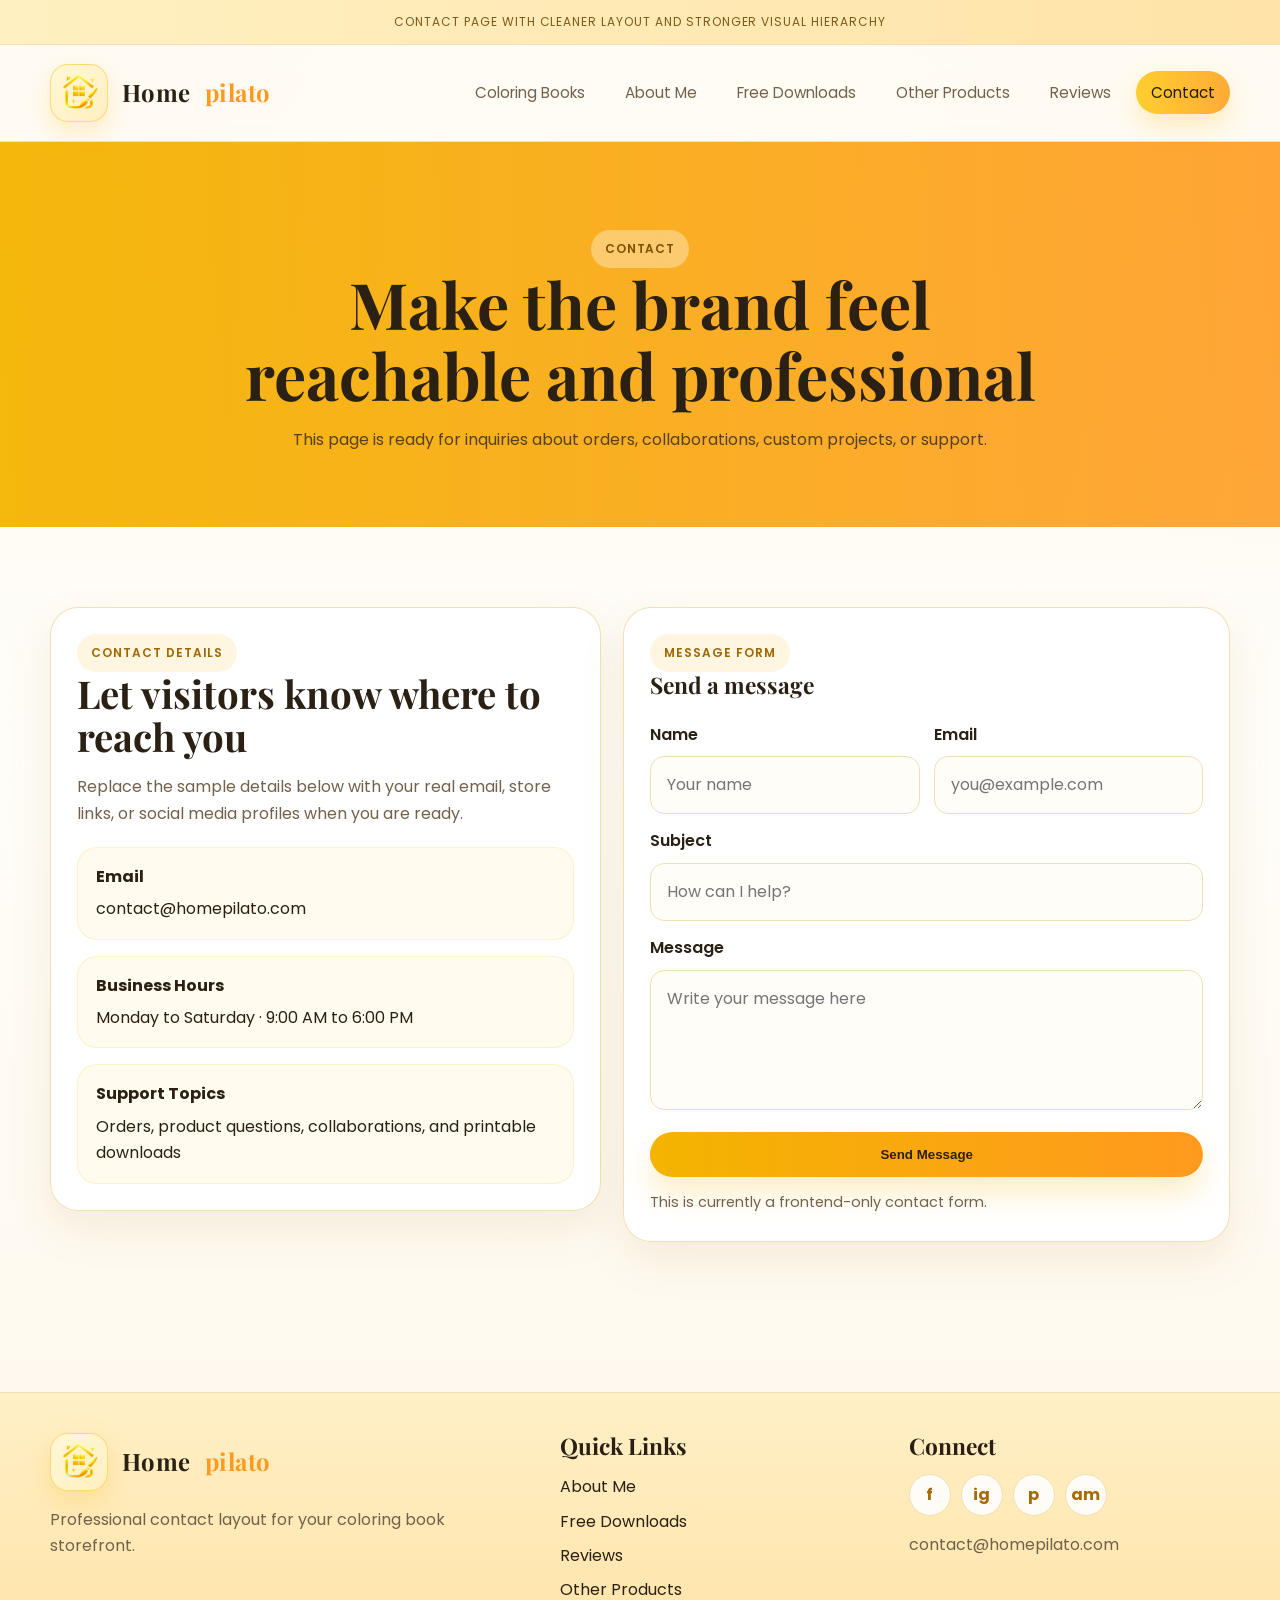
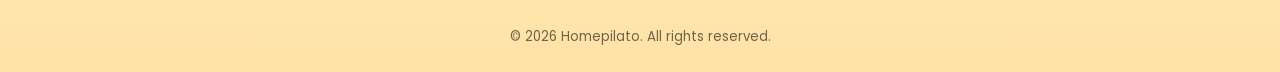
<file: scrouce-web/contact.html>
<!DOCTYPE html>
<html lang="en">
<head>
  <meta charset="UTF-8">
  <meta name="viewport" content="width=device-width, initial-scale=1.0">
  <title>Homepilato | Contact</title>
  <link rel="preconnect" href="https://fonts.googleapis.com">
  <link rel="preconnect" href="https://fonts.gstatic.com" crossorigin>
  <link href="https://fonts.googleapis.com/css2?family=Playfair+Display:wght@600;700&family=Poppins:wght@300;400;500;600;700&display=swap" rel="stylesheet">
  <link rel="stylesheet" href="style.css">
</head>
<body>
  <div class="topbar">Contact page with cleaner layout and stronger visual hierarchy</div>
  <nav class="navbar"><div class="container nav-inner"><a href="index.html" class="logo"><div class="logo-badge">Logo</div>Home<span>pilato</span></a><ul class="nav-links"><li><a href="index.html">Coloring Books</a></li><li><a href="about.html">About Me</a></li><li><a href="downloads.html">Free Downloads</a></li><li><a href="products.html">Other Products</a></li><li><a href="reviews.html">Reviews</a></li><li><a href="contact.html" class="btn-nav active">Contact</a></li></ul></div></nav>
  <section class="page-hero"><div class="container page-title"><div class="eyebrow">Contact</div><h1>Make the brand feel reachable and professional</h1><p>This page is ready for inquiries about orders, collaborations, custom projects, or support.</p></div></section>

  <section class="section">
    <div class="container contact-grid">
      <div class="contact-card">
        <div class="eyebrow">Contact Details</div>
        <h2>Let visitors know where to reach you</h2>
        <p>Replace the sample details below with your real email, store links, or social media profiles when you are ready.</p>
        <div class="contact-list">
          <div class="contact-item"><strong>Email</strong>contact@homepilato.com</div>
          <div class="contact-item"><strong>Business Hours</strong>Monday to Saturday · 9:00 AM to 6:00 PM</div>
          <div class="contact-item"><strong>Support Topics</strong>Orders, product questions, collaborations, and printable downloads</div>
        </div>
      </div>
      <div class="form-card" style="margin:0; max-width:none; text-align:left;">
        <div class="eyebrow">Message Form</div>
        <h3>Send a message</h3>
        <form class="form-grid" onsubmit="return false;">
          <div><label>Name</label><input type="text" placeholder="Your name"></div>
          <div><label>Email</label><input type="email" placeholder="you@example.com"></div>
          <div class="full"><label>Subject</label><input type="text" placeholder="How can I help?"></div>
          <div class="full"><label>Message</label><textarea placeholder="Write your message here"></textarea></div>
          <button class="btn-primary full" type="submit">Send Message</button>
        </form>
        <div class="form-note">This is currently a frontend-only contact form.</div>
      </div>
    </div>
  </section>

  <footer class="footer"><div class="container footer-grid"><div><a href="index.html" class="logo"><div class="logo-badge">Logo</div>Home<span>pilato</span></a><p>Professional contact layout for your coloring book storefront.</p></div><div><h3>Quick Links</h3><div class="footer-links"><a href="about.html">About Me</a><a href="downloads.html">Free Downloads</a><a href="reviews.html">Reviews</a><a href="products.html">Other Products</a></div></div><div><h3>Connect</h3><div class="socials"><a href="#">f</a><a href="#">ig</a><a href="#">p</a><a href="#">am</a></div><p>contact@homepilato.com</p></div></div><div class="container"><small>© 2026 Homepilato. All rights reserved.</small></div></footer>
</body>
</html>
</file>
<file: scrouce-web/style.css>
:root {
  --bg: #fffaf0;
  --bg-2: #fff3d6;
  --surface: rgba(255,255,255,0.94);
  --surface-soft: #fff0bf;
  --primary: #f4b400;
  --primary-2: #ff9a1f;
  --primary-3: #ffd766;
  --accent: #ffcf48;
  --text: #2a2114;
  --muted: #72614b;
  --border: #f1dfb4;
  --shadow: 0 18px 45px rgba(152, 103, 11, 0.10);
  --shadow-strong: 0 20px 50px rgba(152, 103, 11, 0.16);
  --radius-lg: 28px;
  --radius-md: 20px;
  --radius-sm: 14px;
  --container: 1180px;
}

* { box-sizing: border-box; }
html { scroll-behavior: smooth; }
body {
  margin: 0;
  font-family: 'Poppins', sans-serif;
  color: var(--text);
  background:
    radial-gradient(circle at top right, rgba(255, 204, 69, .16), transparent 28%),
    radial-gradient(circle at top left, rgba(255, 154, 31, .08), transparent 24%),
    linear-gradient(180deg, #fffaf1 0%, #fffdf8 46%, #fff7eb 100%);
  line-height: 1.65;
}
img { max-width: 100%; display: block; }
a { color: inherit; text-decoration: none; }

.container {
  width: min(calc(100% - 32px), var(--container));
  margin: 0 auto;
}

.topbar {
  background: linear-gradient(90deg, #fff0c1, #ffe3a8);
  color: #7c5b1a;
  font-size: 12px;
  text-align: center;
  padding: 12px 14px;
  letter-spacing: .08em;
  text-transform: uppercase;
  border-bottom: 1px solid rgba(241,223,180,.9);
}

.navbar {
  position: sticky;
  top: 0;
  z-index: 20;
  backdrop-filter: blur(16px);
  background: rgba(255, 252, 245, 0.88);
  border-bottom: 1px solid rgba(241,223,180,.92);
}

.nav-inner {
  min-height: 96px;
  display: flex;
  align-items: center;
  justify-content: space-between;
  gap: 24px;
}

.logo {
  display: flex;
  align-items: center;
  gap: 14px;
  font-family: 'Playfair Display', serif;
  font-size: 1.5rem;
  font-weight: 700;
  letter-spacing: .02em;
}
.logo-badge {
  width: 58px;
  height: 58px;
  border-radius: 18px;
  background: url('logo.png') center/contain no-repeat, linear-gradient(135deg, #fff7d7, #fff0c1);
  border: 1px solid rgba(255, 203, 76, .65);
  box-shadow: 0 10px 24px rgba(244, 180, 0, .22);
  color: transparent;
  font-size: 0;
  flex: 0 0 auto;
}
.logo span {
  color: var(--primary-2);
}

.nav-links {
  list-style: none;
  display: flex;
  align-items: center;
  gap: 10px;
  padding: 0;
  margin: 0;
  flex-wrap: wrap;
  justify-content: flex-end;
}
.nav-links a {
  padding: 11px 15px;
  font-size: 0.95rem;
  border-radius: 999px;
  color: var(--muted);
  transition: transform .22s ease, background-color .22s ease, color .22s ease, box-shadow .22s ease;
}
.nav-links a:hover,
.nav-links a.active {
  background: rgba(244,180,0,.12);
  color: #8f5d00;
  transform: translateY(-1px);
}
.nav-links .btn-nav {
  background: linear-gradient(90deg, var(--primary), var(--primary-2));
  color: #2a2114;
  box-shadow: 0 12px 24px rgba(244,180,0,.22);
}
.nav-links .btn-nav:hover,
.nav-links .btn-nav.active {
  background: linear-gradient(90deg, #ffce2f, #ffab36);
  color: #24180d;
}

.hero,
.page-hero {
  padding: 88px 0 58px;
}

.hero-grid,
.two-col {
  display: grid;
  grid-template-columns: 1.08fr .92fr;
  gap: 48px;
  align-items: center;
}

.eyebrow {
  display: inline-flex;
  align-items: center;
  gap: 10px;
  padding: 9px 14px;
  border-radius: 999px;
  background: rgba(244,180,0,.12);
  color: #a06700;
  font-size: 12px;
  text-transform: uppercase;
  letter-spacing: .08em;
  font-weight: 600;
}

h1, h2, h3, h4 {
  font-family: 'Playfair Display', serif;
  line-height: 1.12;
  margin: 0 0 16px;
}
h1 { font-size: clamp(2.5rem, 5vw, 4.7rem); }
h2 { font-size: clamp(1.9rem, 3vw, 2.8rem); }
h3 { font-size: 1.42rem; }

.lead {
  font-size: 1.08rem;
  color: var(--muted);
  max-width: 650px;
}

.hero-actions,
.inline-actions {
  display: flex;
  gap: 14px;
  flex-wrap: wrap;
  margin-top: 30px;
}

.btn,
.btn-primary,
.btn-secondary {
  display: inline-flex;
  align-items: center;
  justify-content: center;
  gap: 8px;
  padding: 14px 22px;
  border-radius: 999px;
  font-weight: 600;
  transition: transform .22s ease, box-shadow .22s ease, border-color .22s ease, background .22s ease;
  border: 1px solid transparent;
}
.btn-primary {
  color: #2a2114;
  background: linear-gradient(90deg, var(--primary), var(--primary-2));
  box-shadow: 0 16px 30px rgba(244,180,0,.24);
}
.btn-secondary,
.btn {
  border-color: var(--border);
  background: rgba(255,255,255,.85);
  color: var(--text);
}
.btn-primary:hover,
.btn-secondary:hover,
.btn:hover {
  transform: translateY(-3px);
  box-shadow: var(--shadow);
}


.btn.disabled {
  opacity: .6;
  pointer-events: none;
  cursor: not-allowed;
  background: #f7f2e2;
  border-color: #eadfbe;
  color: #8f8571;
  box-shadow: none;
}

.hero-card,
.feature-card,
.form-card,
.panel,
.review-card,
.product-row,
.contact-card,
.book-card {
  background: var(--surface);
  border: 1px solid rgba(241,223,180,.95);
  box-shadow: var(--shadow);
  border-radius: var(--radius-lg);
  transition: transform .24s ease, box-shadow .24s ease, border-color .24s ease;
}
.hero-card:hover,
.feature-card:hover,
.form-card:hover,
.panel:hover,
.review-card:hover,
.product-row:hover,
.contact-card:hover,
.book-card:hover {
  transform: translateY(-6px);
  box-shadow: var(--shadow-strong);
  border-color: rgba(244,180,0,.45);
}

.hero-card {
  padding: 18px;
}
.hero-card img,
.rounded-img {
  width: 100%;
  border-radius: calc(var(--radius-lg) - 8px);
  object-fit: cover;
}

.metrics {
  display: grid;
  grid-template-columns: repeat(3, minmax(0, 1fr));
  gap: 18px;
  margin-top: 32px;
}
.metric {
  padding: 20px;
  border-radius: var(--radius-md);
  background: rgba(255,255,255,.80);
  border: 1px solid var(--border);
  box-shadow: 0 12px 30px rgba(152,103,11,.06);
}
.metric strong {
  display: block;
  font-size: 1.6rem;
  color: #c07b00;
}
.metric span { color: var(--muted); font-size: .95rem; }

.section {
  padding: 42px 0 92px;
}
.section-head {
  text-align: center;
  max-width: 780px;
  margin: 0 auto 40px;
}
.section-head p { color: var(--muted); margin: 0; }


.section-tight {
  padding-top: 18px;
}

.section-head.align-left {
  text-align: left;
  margin: 0 0 24px;
  max-width: none;
}

.mini-covers {
  display: grid;
  grid-template-columns: repeat(6, minmax(0, 1fr));
  gap: 16px;
}

.mini-cover-card {
  background: rgba(255,255,255,.86);
  border: 1px solid var(--border);
  border-radius: var(--radius-sm);
  padding: 10px;
  box-shadow: 0 8px 20px rgba(152,103,11,.08);
}

.mini-cover-card img {
  width: 100%;
  aspect-ratio: 4 / 5;
  object-fit: cover;
  border-radius: 10px;
}

.mini-cover-card h3 {
  font-family: 'Poppins', sans-serif;
  font-size: .86rem;
  margin: 10px 0 2px;
  line-height: 1.35;
}

.book-grid,
.grid-3,
.review-grid,
.contact-grid {
  display: grid;
  gap: 22px;
}
.book-grid { grid-template-columns: repeat(3, minmax(0, 1fr)); }
.grid-3 { grid-template-columns: repeat(3, minmax(0, 1fr)); }
.review-grid { grid-template-columns: repeat(3, minmax(0, 1fr)); }
.contact-grid { grid-template-columns: 1fr 1.1fr; align-items: start; }

.book-card {
  overflow: hidden;
}
.book-cover {
  aspect-ratio: 4 / 5;
  object-fit: cover;
}
.book-content,
.panel,
.review-card,
.contact-card,
.form-card,
.feature-card,
.product-row {
  padding: 26px;
}
.book-content p,
.panel p,
.review-card p,
.contact-card p,
.feature-card p,
.product-copy p,
.muted,
.page-intro p,
.list li,
.footer p {
  color: var(--muted);
}
.price-row {
  display: flex;
  justify-content: flex-end;
  align-items: center;
  gap: 12px;
  margin-top: 20px;
}
.price { display: none; }
.tag {
  display: inline-block;
  padding: 7px 12px;
  border-radius: 999px;
  background: linear-gradient(90deg, #fff5cf, #ffeab0);
  color: #996100;
  font-size: .82rem;
  font-weight: 600;
  margin-bottom: 12px;
  border: 1px solid rgba(244,180,0,.2);
}

.feature-banner {
  margin-top: 34px;
  padding: 0;
  overflow: hidden;
}
.feature-banner img {
  width: 100%;
  max-height: 330px;
  object-fit: cover;
}

.product-list {
  display: grid;
  gap: 24px;
}
.product-row {
  display: grid;
  grid-template-columns: 300px 1fr;
  gap: 26px;
  align-items: center;
}
.product-row img {
  width: 100%;
  aspect-ratio: 4 / 5;
  object-fit: cover;
  border-radius: var(--radius-md);
}

.list {
  margin: 0;
  padding-left: 20px;
}
.list li { margin-bottom: 10px; }

.quote {
  padding: 20px 24px;
  border-left: 4px solid var(--primary-2);
  background: rgba(255, 209, 77, .12);
  border-radius: 0 var(--radius-md) var(--radius-md) 0;
  margin-top: 24px;
}

.review-card .stars,
.stars {
  color: #d88a00;
  letter-spacing: .1em;
  font-size: 1rem;
  margin-bottom: 12px;
}
.author {
  display: block;
  margin-top: 14px;
  font-weight: 600;
  color: var(--text);
}

.newsletter {
  margin-top: 40px;
}
.form-card {
  max-width: 780px;
  margin: 0 auto;
  text-align: center;
}
.form-grid {
  display: grid;
  grid-template-columns: repeat(2, minmax(0, 1fr));
  gap: 14px;
  margin-top: 24px;
}
.form-grid .full { grid-column: 1 / -1; }
input, textarea, select {
  width: 100%;
  padding: 15px 16px;
  border-radius: 14px;
  border: 1px solid var(--border);
  background: #fffdf7;
  font: inherit;
  color: var(--text);
  transition: border-color .2s ease, box-shadow .2s ease, transform .2s ease;
}
input:focus, textarea:focus, select:focus {
  outline: none;
  border-color: rgba(244,180,0,.7);
  box-shadow: 0 0 0 4px rgba(244,180,0,.14);
}
textarea { min-height: 140px; resize: vertical; }
label {
  display: block;
  margin-bottom: 8px;
  font-weight: 600;
}
.form-note {
  font-size: .9rem;
  color: var(--muted);
  margin-top: 14px;
}

.contact-list {
  display: grid;
  gap: 16px;
  margin-top: 20px;
}
.contact-item {
  padding: 16px 18px;
  border-radius: var(--radius-md);
  background: rgba(255, 213, 92, .10);
  border: 1px solid rgba(255, 203, 76, .22);
}
.contact-item strong {
  display: block;
  margin-bottom: 6px;
}

.footer {
  margin-top: 58px;
  padding: 40px 0 24px;
  background: linear-gradient(180deg, #fff0c7 0%, #ffe2a5 100%);
  border-top: 1px solid var(--border);
}
.footer-grid {
  display: grid;
  grid-template-columns: 1.2fr .8fr .8fr;
  gap: 28px;
  align-items: start;
}
.footer-links {
  display: grid;
  gap: 8px;
}
.footer small {
  display: block;
  margin-top: 22px;
  color: var(--muted);
  text-align: center;
}
.socials {
  display: flex;
  gap: 10px;
  flex-wrap: wrap;
}
.socials a {
  width: 42px;
  height: 42px;
  border-radius: 50%;
  display: grid;
  place-items: center;
  background: rgba(255,255,255,.88);
  border: 1px solid var(--border);
  color: #a56a00;
  font-weight: 700;
  transition: transform .2s ease, box-shadow .2s ease;
}
.socials a:hover {
  transform: translateY(-3px);
  box-shadow: 0 10px 20px rgba(152,103,11,.12);
}

.page-hero {
  background: linear-gradient(90deg, rgba(244,180,0,.95), rgba(255,154,31,.88));
  color: #2a2114;
  margin-bottom: 38px;
}
.page-hero p { color: rgba(42,33,20,.78); }
.page-title { text-align: center; max-width: 860px; }
.page-title .eyebrow {
  background: rgba(255,255,255,.34);
  color: #7c5100;
}

@media (max-width: 980px) {
  .hero-grid,
  .two-col,
  .contact-grid,
  .product-row,
  .footer-grid,
  .book-grid,
  .grid-3,
  .review-grid,
  .form-grid {
    grid-template-columns: 1fr;
  }
  .mini-covers { grid-template-columns: repeat(2, minmax(0, 1fr)); }
  .nav-inner { padding: 16px 0; align-items: flex-start; }
  .navbar { position: static; }
  .nav-inner, .nav-links { flex-direction: column; }
  .nav-links { align-items: flex-start; width: 100%; }
  .metrics { grid-template-columns: 1fr; }
  .hero, .page-hero { padding-top: 48px; }
  .section { padding: 34px 0 78px; }
}


/* Motion polish for homepage layout */
@keyframes fadeRise {
  from {
    opacity: 0;
    transform: translateY(14px);
  }
  to {
    opacity: 1;
    transform: translateY(0);
  }
}

.hero-grid > * {
  animation: fadeRise .55s ease both;
}

.hero-grid > *:nth-child(2) {
  animation-delay: .08s;
}

.mini-cover-card,
.product-row,
.form-card {
  animation: fadeRise .5s ease both;
}

.mini-cover-card:nth-child(2),
.product-row:nth-child(2) { animation-delay: .04s; }
.mini-cover-card:nth-child(3),
.product-row:nth-child(3) { animation-delay: .08s; }
.mini-cover-card:nth-child(4),
.product-row:nth-child(4) { animation-delay: .12s; }
.mini-cover-card:nth-child(5),
.product-row:nth-child(5) { animation-delay: .16s; }
.mini-cover-card:nth-child(6),
.product-row:nth-child(6) { animation-delay: .2s; }

@media (prefers-reduced-motion: reduce) {
  .hero-grid > *,
  .mini-cover-card,
  .product-row,
  .form-card {
    animation: none;
  }
}
</file>
